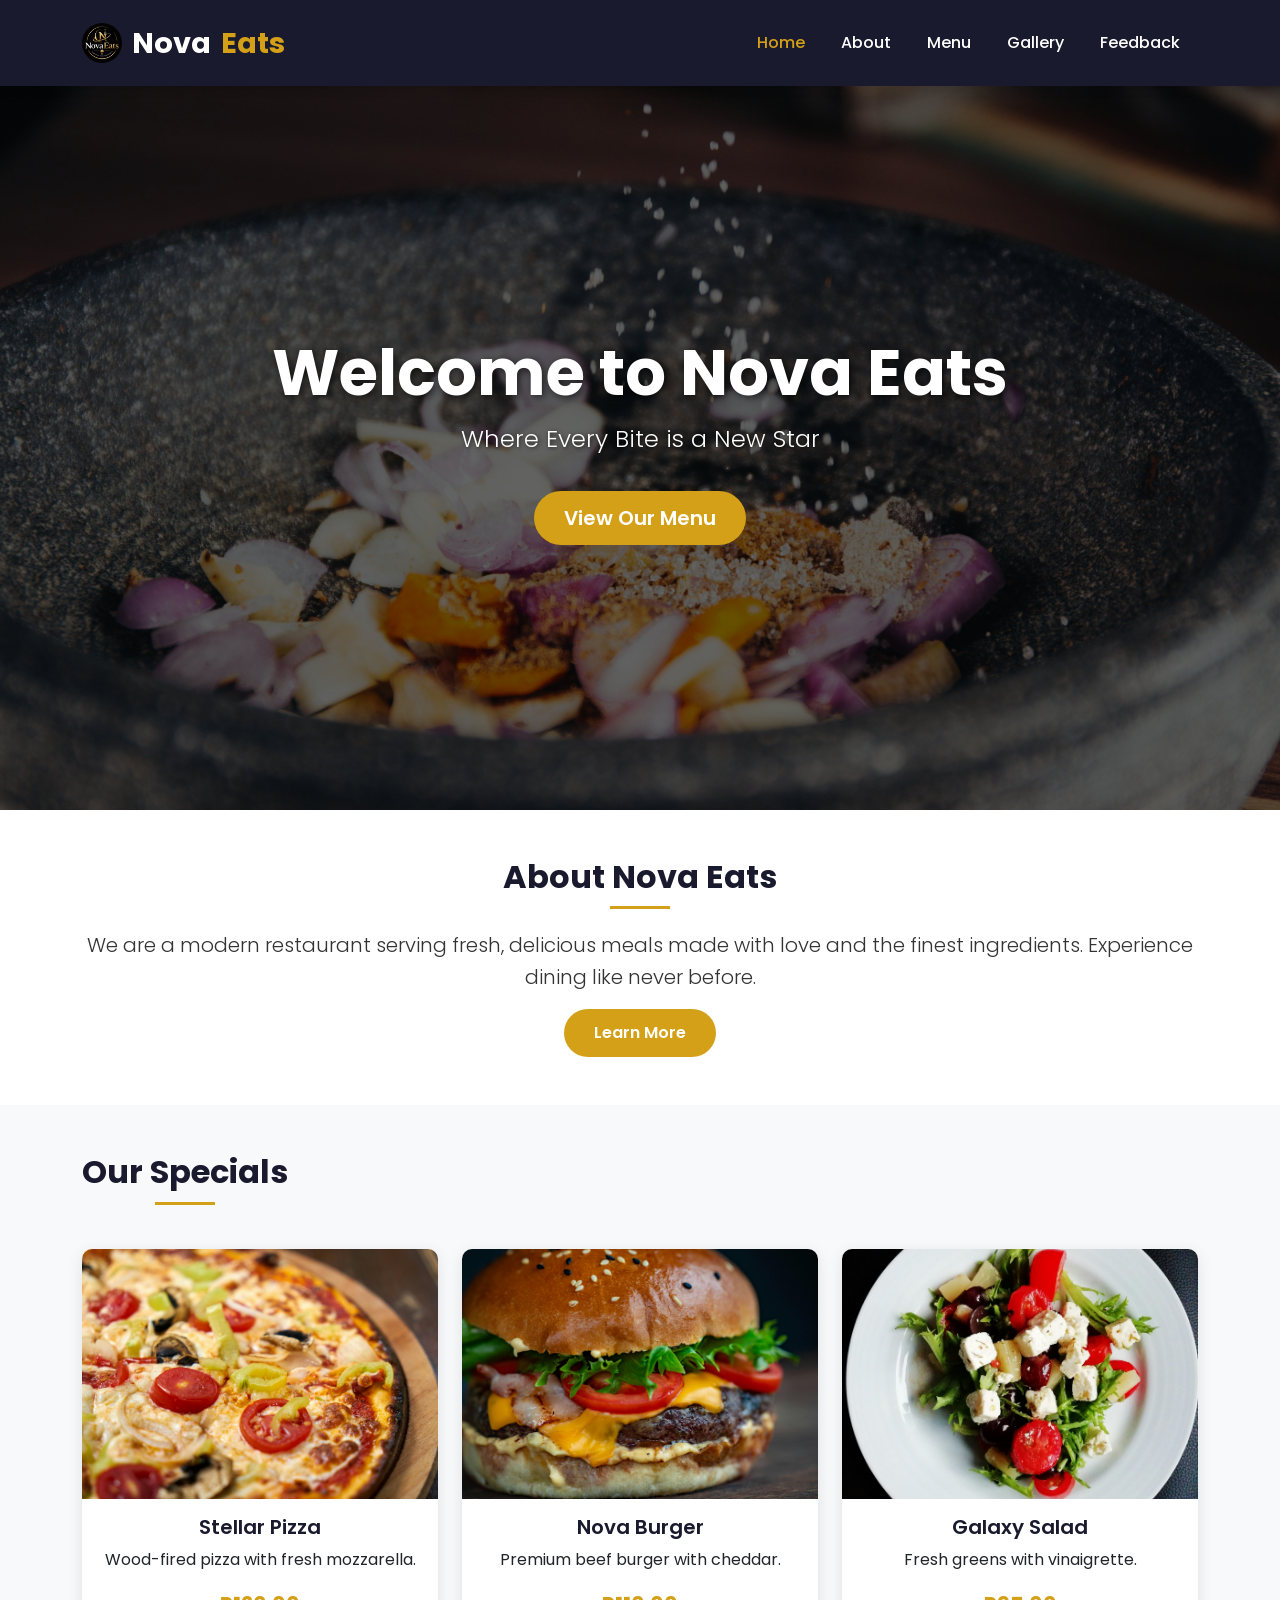
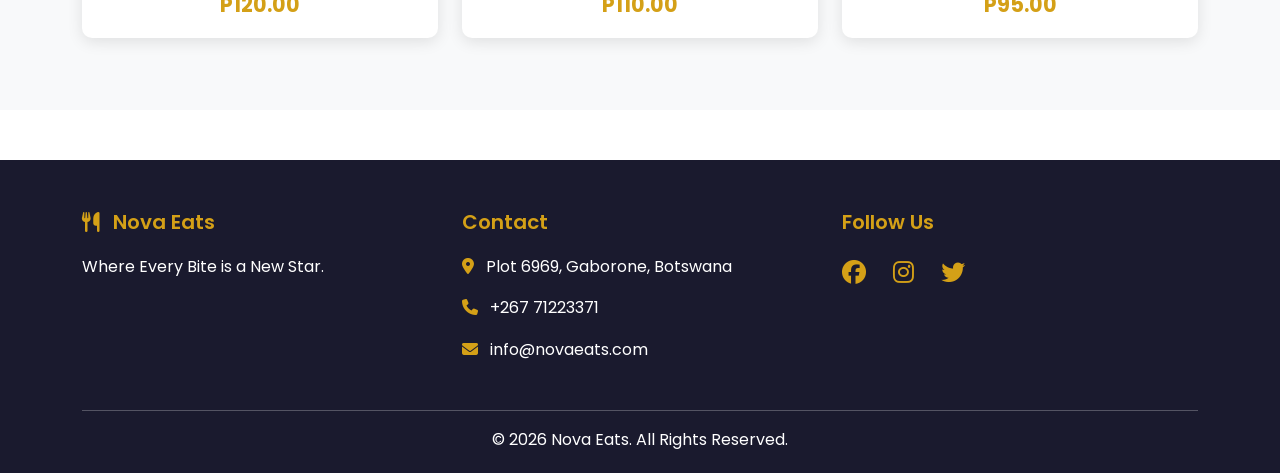
<file: index.html>
<!DOCTYPE html>
<html lang="en">
<head>
    <meta charset="UTF-8">
    <meta name="viewport" content="width=device-width, initial-scale=1.0">
    <meta name="description" content="Nova Eats - Where Every Bite is a New Star. Modern restaurant in Gaborone.">
    <title>Nova Eats | Home</title>

    <!-- Bootstrap 5 -->
    <link href="https://cdn.jsdelivr.net/npm/bootstrap@5.3.2/dist/css/bootstrap.min.css" rel="stylesheet">
    <!-- Google Fonts -->
    <link href="https://fonts.googleapis.com/css2?family=Poppins:wght@300;400;600;700&display=swap" rel="stylesheet">
    <!-- Font Awesome -->
    <link rel="stylesheet" href="https://cdnjs.cloudflare.com/ajax/libs/font-awesome/6.4.0/css/all.min.css">
    <!-- Custom CSS -->
    <link rel="stylesheet" href="css/style.css">
</head>
<body>

<!-- Navigation -->
<nav class="navbar navbar-expand-lg navbar-dark fixed-top custom-nav">
    <div class="container">
        <a class="navbar-brand" href="index.html">
            <img src="images/logo.png" alt="Nova Eats Logo" width="40" height="40">
            Nova<span>Eats</span>
        </a>
        <button class="navbar-toggler" type="button" data-bs-toggle="collapse" data-bs-target="#navMenu">
            <span class="navbar-toggler-icon"></span>
        </button>
        <div class="collapse navbar-collapse" id="navMenu">
            <ul class="navbar-nav ms-auto">
                <li class="nav-item"><a class="nav-link active" href="index.html">Home</a></li>
                <li class="nav-item"><a class="nav-link" href="about.html">About</a></li>
                <li class="nav-item"><a class="nav-link" href="menu.html">Menu</a></li>
                <li class="nav-item"><a class="nav-link" href="gallery.html">Gallery</a></li>
                <li class="nav-item"><a class="nav-link" href="feedback.html">Feedback</a></li>
            </ul>
        </div>
    </div>
</nav>

<!-- Hero Section -->
<header class="hero">
    <div class="hero-overlay">
        <div class="container text-center text-white">
            <h1 class="display-3 fw-bold">Welcome to Nova Eats</h1>
            <p class="lead fs-4">Where Every Bite is a New Star</p>
            <a href="menu.html" class="btn btn-custom btn-lg mt-3">View Our Menu</a>
        </div>
    </div>
</header>

<!-- Welcome Section -->
<section class="py-5">
    <div class="container text-center">
        <h2 class="section-title">About Nova Eats</h2>
        <p class="lead">We are a modern restaurant serving fresh, delicious meals made with love and the finest ingredients. Experience dining like never before.</p>
        <a href="about.html" class="btn btn-custom">Learn More</a>
    </div>
</section>

<!-- Specials Section -->
<section class="py-5 bg-light">
    <div class="container">
        <h2 class="text-center section-title">Our Specials</h2>
        <div class="row mt-4">
            <div class="col-md-4 mb-4">
                <div class="card special-card">
                    <img src="images/pizza.jpg" class="card-img-top" alt="Pizza" width="400" height="250">
                    <div class="card-body text-center">
                        <h5 class="card-title">Stellar Pizza</h5>
                        <p class="card-text">Wood-fired pizza with fresh mozzarella.</p>
                        <span class="price">P120.00</span>
                    </div>
                </div>
            </div>
            <div class="col-md-4 mb-4">
                <div class="card special-card">
                    <img src="images/burger.jpg" class="card-img-top" alt="Burger" width="400" height="250">
                    <div class="card-body text-center">
                        <h5 class="card-title">Nova Burger</h5>
                        <p class="card-text">Premium beef burger with cheddar.</p>
                        <span class="price">P110.00</span>
                    </div>
                </div>
            </div>
            <div class="col-md-4 mb-4">
                <div class="card special-card">
                    <img src="images/salad.jpg" class="card-img-top" alt="Salad" width="400" height="250">
                    <div class="card-body text-center">
                        <h5 class="card-title">Galaxy Salad</h5>
                        <p class="card-text">Fresh greens with vinaigrette.</p>
                        <span class="price">P95.00</span>
                    </div>
                </div>
            </div>
        </div>
    </div>
</section>

<!-- Footer -->
<footer class="footer">
    <div class="container">
        <div class="row">
            <div class="col-md-4 mb-3">
                <h5><i class="fas fa-utensils"></i> Nova Eats</h5>
                <p>Where Every Bite is a New Star.</p>
            </div>
            <div class="col-md-4 mb-3">
                <h5>Contact</h5>
                <p><i class="fas fa-map-marker-alt"></i> Plot 6969, Gaborone, Botswana</p>
                <p><i class="fas fa-phone"></i> +267 71223371</p>
                <p><i class="fas fa-envelope"></i> info@novaeats.com</p>
            </div>
            <div class="col-md-4 mb-3">
                <h5>Follow Us</h5>
                <a href="#" class="social-icon"><i class="fab fa-facebook"></i></a>
                <a href="#" class="social-icon"><i class="fab fa-instagram"></i></a>
                <a href="#" class="social-icon"><i class="fab fa-twitter"></i></a>
            </div>
        </div>
        <hr class="bg-light">
        <p class="text-center mb-0">&copy; 2026 Nova Eats. All Rights Reserved.</p>
    </div>
</footer>

<!-- Bootstrap JS -->
<script src="https://cdn.jsdelivr.net/npm/bootstrap@5.3.2/dist/js/bootstrap.bundle.min.js"></script>
<script src="js/script.js"></script>
</body>
</html>
</file>
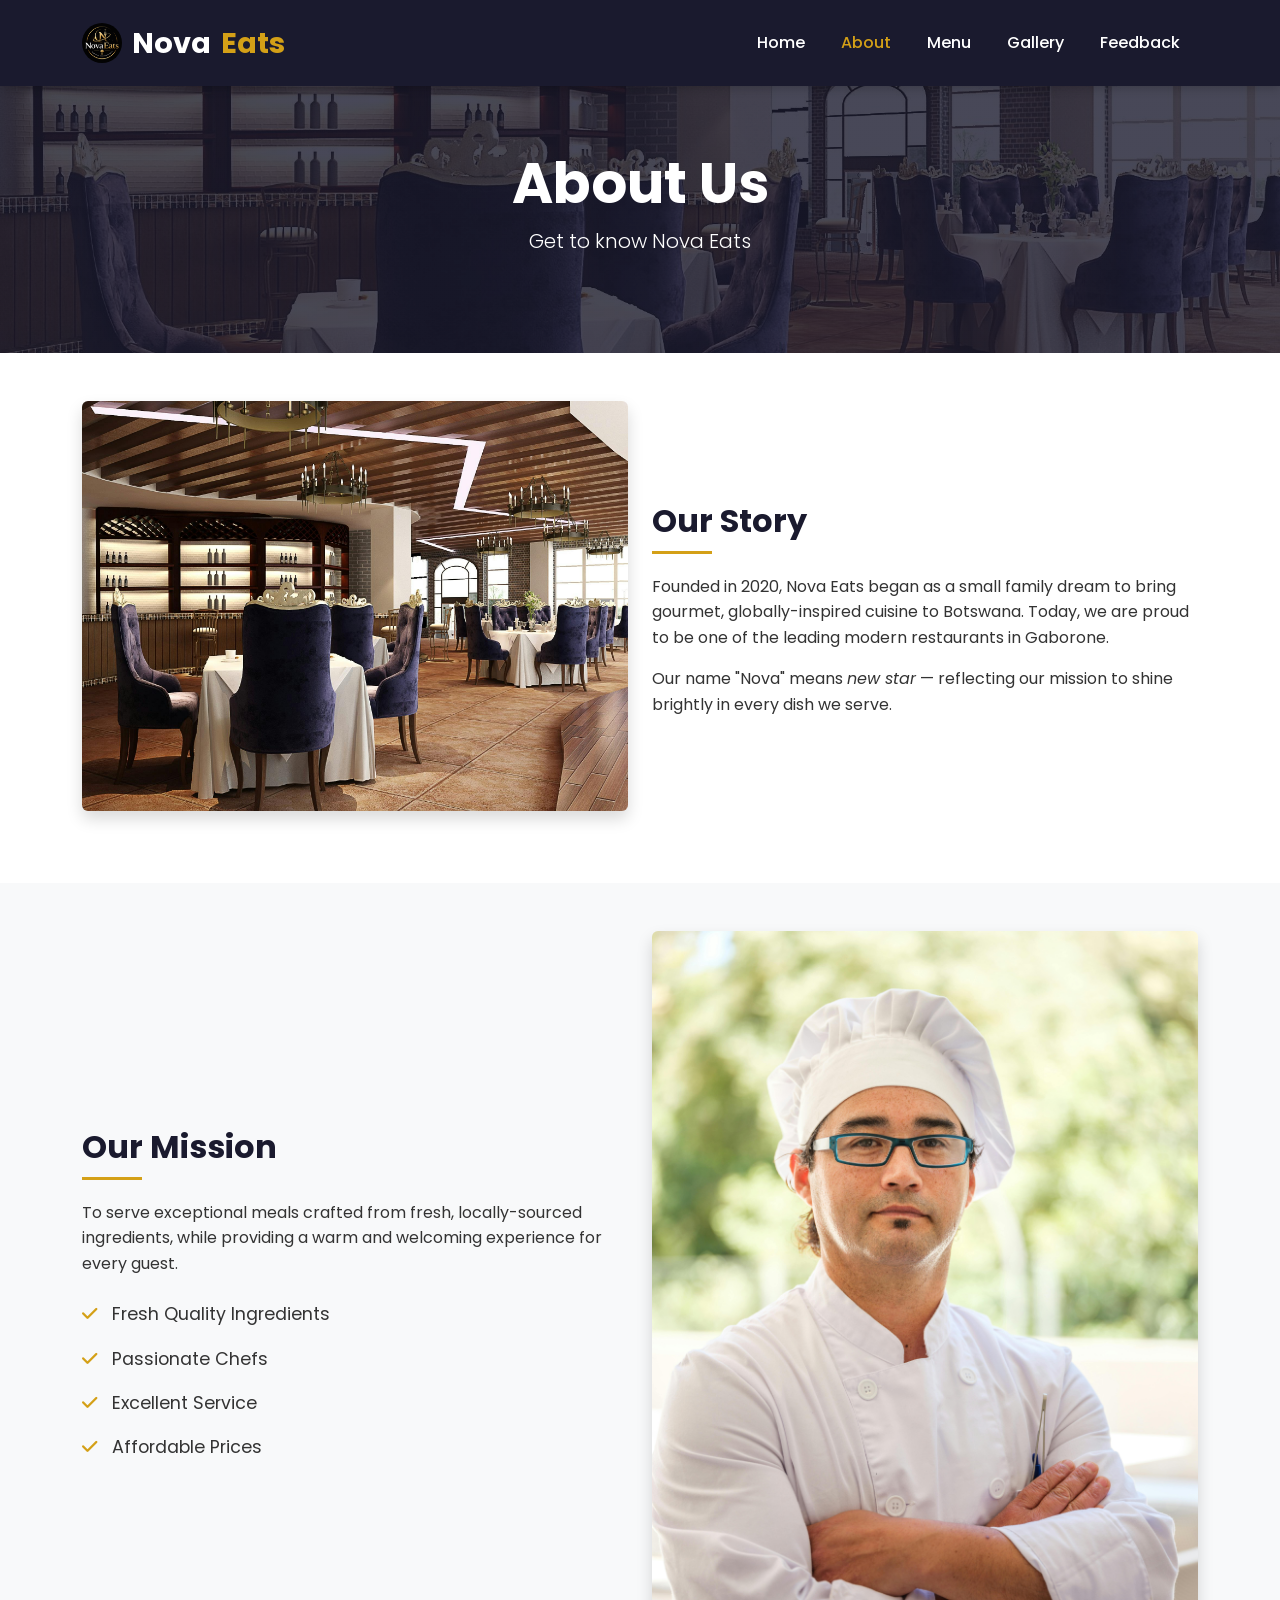
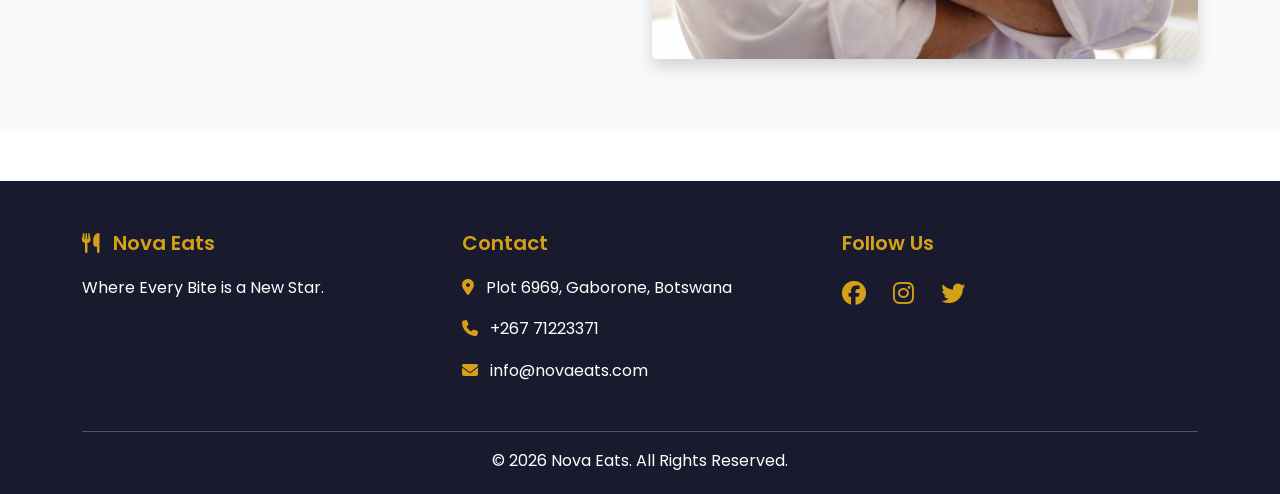
<file: about.html>
<!DOCTYPE html>
<html lang="en">
<head>
    <meta charset="UTF-8">
    <meta name="viewport" content="width=device-width, initial-scale=1.0">
    <meta name="description" content="Learn about Nova Eats - our story and what we offer.">
    <title>Nova Eats | About</title>

    <!-- Bootstrap 5 -->
    <link href="https://cdn.jsdelivr.net/npm/bootstrap@5.3.2/dist/css/bootstrap.min.css" rel="stylesheet">
    <!-- Google Fonts -->
    <link href="https://fonts.googleapis.com/css2?family=Poppins:wght@300;400;600;700&display=swap" rel="stylesheet">
    <!-- Font Awesome -->
    <link rel="stylesheet" href="https://cdnjs.cloudflare.com/ajax/libs/font-awesome/6.4.0/css/all.min.css">
    <!-- Custom CSS -->
    <link rel="stylesheet" href="css/style.css">
</head>
<body>

<!-- Navigation -->
<nav class="navbar navbar-expand-lg navbar-dark fixed-top custom-nav">
    <div class="container">
        <a class="navbar-brand" href="index.html">
            <img src="images/logo.png" alt="Nova Eats Logo" width="40" height="40">
            Nova<span>Eats</span>
        </a>
        <button class="navbar-toggler" type="button" data-bs-toggle="collapse" data-bs-target="#navMenu">
            <span class="navbar-toggler-icon"></span>
        </button>
        <div class="collapse navbar-collapse" id="navMenu">
            <ul class="navbar-nav ms-auto">
                <li class="nav-item"><a class="nav-link" href="index.html">Home</a></li>
                <li class="nav-item"><a class="nav-link active" href="about.html">About</a></li>
                <li class="nav-item"><a class="nav-link" href="menu.html">Menu</a></li>
                <li class="nav-item"><a class="nav-link" href="gallery.html">Gallery</a></li>
                <li class="nav-item"><a class="nav-link" href="feedback.html">Feedback</a></li>
            </ul>
        </div>
    </div>
</nav>

<!-- Page Banner -->
<section class="page-banner">
    <div class="container text-center text-white">
        <h1 class="display-4 fw-bold">About Us</h1>
        <p class="lead">Get to know Nova Eats</p>
    </div>
</section>

<!-- Our Story -->
<section class="py-5">
    <div class="container">
        <div class="row align-items-center">
            <div class="col-md-6 mb-4">
                <img src="images/restaurant.jpg" alt="Nova Eats Restaurant" class="img-fluid rounded shadow" width="600" height="400">
            </div>
            <div class="col-md-6">
                <h2 class="section-title text-start">Our Story</h2>
                <p>Founded in 2020, Nova Eats began as a small family dream to bring gourmet, globally-inspired cuisine to Botswana. Today, we are proud to be one of the leading modern restaurants in Gaborone.</p>
                <p>Our name "Nova" means <em>new star</em> — reflecting our mission to shine brightly in every dish we serve.</p>
            </div>
        </div>
    </div>
</section>

<!-- Our Mission -->
<section class="py-5 bg-light">
    <div class="container">
        <div class="row align-items-center">
            <div class="col-md-6 order-md-2 mb-4">
                <img src="images/chef.jpg" alt="Nova Eats Chef" class="img-fluid rounded shadow" width="600" height="400">
            </div>
            <div class="col-md-6 order-md-1">
                <h2 class="section-title text-start">Our Mission</h2>
                <p>To serve exceptional meals crafted from fresh, locally-sourced ingredients, while providing a warm and welcoming experience for every guest.</p>
                <ul class="custom-list">
                    <li><i class="fas fa-check feature-icon"></i> Fresh Quality Ingredients</li>
                    <li><i class="fas fa-check feature-icon"></i> Passionate Chefs</li>
                    <li><i class="fas fa-check feature-icon"></i> Excellent Service</li>
                    <li><i class="fas fa-check feature-icon"></i> Affordable Prices</li>
                </ul>
            </div>
        </div>
    </div>
</section>

<!-- Footer -->
<footer class="footer">
    <div class="container">
        <div class="row">
            <div class="col-md-4 mb-3">
                <h5><i class="fas fa-utensils"></i> Nova Eats</h5>
                <p>Where Every Bite is a New Star.</p>
            </div>
            <div class="col-md-4 mb-3">
                <h5>Contact</h5>
                <p><i class="fas fa-map-marker-alt"></i> Plot 6969, Gaborone, Botswana</p>
                <p><i class="fas fa-phone"></i> +267 71223371</p>
                <p><i class="fas fa-envelope"></i> info@novaeats.com</p>
            </div>
            <div class="col-md-4 mb-3">
                <h5>Follow Us</h5>
                <a href="#" class="social-icon"><i class="fab fa-facebook"></i></a>
                <a href="#" class="social-icon"><i class="fab fa-instagram"></i></a>
                <a href="#" class="social-icon"><i class="fab fa-twitter"></i></a>
            </div>
        </div>
        <hr class="bg-light">
        <p class="text-center mb-0">&copy; 2026 Nova Eats. All Rights Reserved.</p>
    </div>
</footer>

<!-- Bootstrap JS -->
<script src="https://cdn.jsdelivr.net/npm/bootstrap@5.3.2/dist/js/bootstrap.bundle.min.js"></script>
<script src="js/script.js"></script>
</body>
</html>
</file>
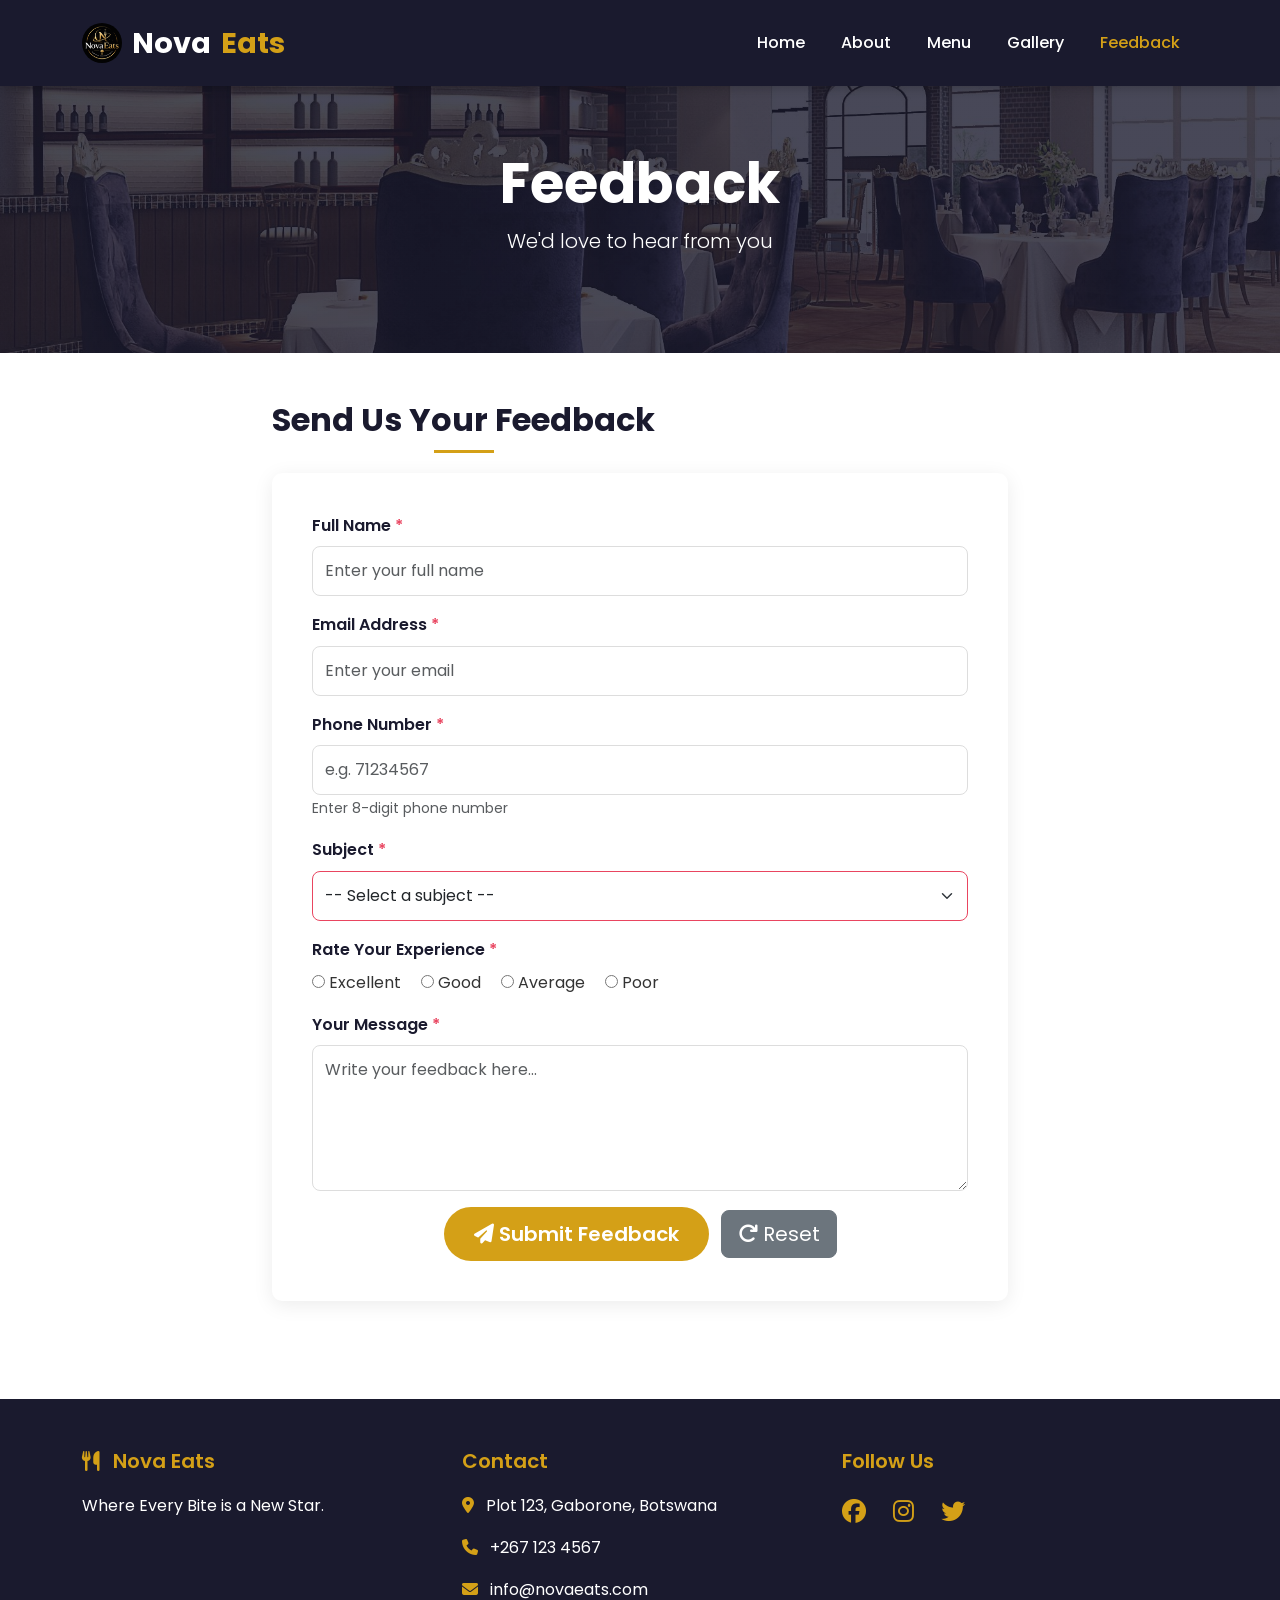
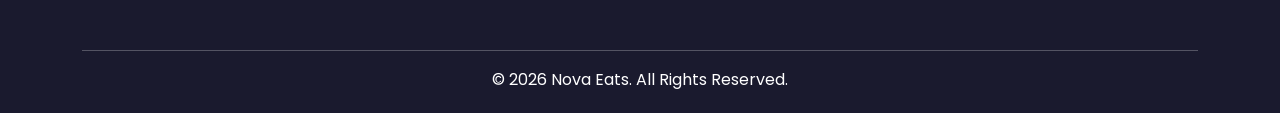
<file: feedback.html>
<!DOCTYPE html>
<html lang="en">
<head>
    <meta charset="UTF-8">
    <meta name="viewport" content="width=device-width, initial-scale=1.0">
    <meta name="description" content="Send your feedback to Nova Eats - we'd love to hear from you.">
    <title>Nova Eats | Feedback</title>

    <!-- Bootstrap 5 -->
    <link href="https://cdn.jsdelivr.net/npm/bootstrap@5.3.2/dist/css/bootstrap.min.css" rel="stylesheet">
    <!-- Google Fonts -->
    <link href="https://fonts.googleapis.com/css2?family=Poppins:wght@300;400;600;700&display=swap" rel="stylesheet">
    <!-- Font Awesome -->
    <link rel="stylesheet" href="https://cdnjs.cloudflare.com/ajax/libs/font-awesome/6.4.0/css/all.min.css">
    <!-- Custom CSS -->
    <link rel="stylesheet" href="css/style.css">
</head>
<body>

<!-- Navigation -->
<nav class="navbar navbar-expand-lg navbar-dark fixed-top custom-nav">
    <div class="container">
        <a class="navbar-brand" href="index.html">
            <img src="images/logo.png" alt="Nova Eats Logo" width="40" height="40">
            Nova<span>Eats</span>
        </a>
        <button class="navbar-toggler" type="button" data-bs-toggle="collapse" data-bs-target="#navMenu">
            <span class="navbar-toggler-icon"></span>
        </button>
        <div class="collapse navbar-collapse" id="navMenu">
            <ul class="navbar-nav ms-auto">
                <li class="nav-item"><a class="nav-link" href="index.html">Home</a></li>
                <li class="nav-item"><a class="nav-link" href="about.html">About</a></li>
                <li class="nav-item"><a class="nav-link" href="menu.html">Menu</a></li>
                <li class="nav-item"><a class="nav-link" href="gallery.html">Gallery</a></li>
                <li class="nav-item"><a class="nav-link active" href="feedback.html">Feedback</a></li>
            </ul>
        </div>
    </div>
</nav>

<!-- Page Banner -->
<section class="page-banner">
    <div class="container text-center text-white">
        <h1 class="display-4 fw-bold">Feedback</h1>
        <p class="lead">We'd love to hear from you</p>
    </div>
</section>

<!-- Feedback Form Section -->
<section class="py-5">
    <div class="container">
        <div class="row justify-content-center">
            <div class="col-md-8">
                <h2 class="text-center section-title">Send Us Your Feedback</h2>

                <!-- Success Message (hidden by default) -->
                <div id="successMessage" class="alert alert-success text-center" style="display: none;">
                    <i class="fas fa-check-circle"></i> Thank you! Your feedback has been submitted successfully.
                </div>

                <form id="feedbackForm" class="feedback-form" novalidate>
                    <!-- Full Name -->
                    <div class="mb-3">
                        <label for="fullName" class="form-label">Full Name <span class="required">*</span></label>
                        <input type="text" class="form-control" id="fullName" name="fullName" placeholder="Enter your full name" required>
                    </div>

                    <!-- Email -->
                    <div class="mb-3">
                        <label for="email" class="form-label">Email Address <span class="required">*</span></label>
                        <input type="email" class="form-control" id="email" name="email" placeholder="Enter your email" required>
                    </div>

                    <!-- Phone -->
                    <div class="mb-3">
                        <label for="phone" class="form-label">Phone Number <span class="required">*</span></label>
                        <input type="tel" class="form-control" id="phone" name="phone" placeholder="e.g. 71234567" required pattern="[0-9]{8}">
                        <small class="text-muted">Enter 8-digit phone number</small>
                    </div>

                    <!-- Subject -->
                    <div class="mb-3">
                        <label for="subject" class="form-label">Subject <span class="required">*</span></label>
                        <select class="form-select" id="subject" name="subject" required>
                            <option value="">-- Select a subject --</option>
                            <option value="compliment">Compliment</option>
                            <option value="complaint">Complaint</option>
                            <option value="suggestion">Suggestion</option>
                            <option value="reservation">Reservation Inquiry</option>
                            <option value="other">Other</option>
                        </select>
                    </div>

                    <!-- Rating -->
                    <div class="mb-3">
                        <label class="form-label">Rate Your Experience <span class="required">*</span></label>
                        <div>
                            <input type="radio" name="rating" id="rating5" value="5" required>
                            <label for="rating5">Excellent</label>

                            <input type="radio" name="rating" id="rating4" value="4" class="ms-3">
                            <label for="rating4">Good</label>

                            <input type="radio" name="rating" id="rating3" value="3" class="ms-3">
                            <label for="rating3">Average</label>

                            <input type="radio" name="rating" id="rating2" value="2" class="ms-3">
                            <label for="rating2">Poor</label>
                        </div>
                    </div>

                    <!-- Message -->
                    <div class="mb-3">
                        <label for="message" class="form-label">Your Message <span class="required">*</span></label>
                        <textarea class="form-control" id="message" name="message" rows="5" placeholder="Write your feedback here..." required></textarea>
                    </div>

                    <!-- Submit Button -->
                    <div class="text-center">
                        <button type="submit" class="btn btn-custom btn-lg">
                            <i class="fas fa-paper-plane"></i> Submit Feedback
                        </button>
                        <button type="reset" class="btn btn-secondary btn-lg ms-2">
                            <i class="fas fa-redo"></i> Reset
                        </button>
                    </div>
                </form>
            </div>
        </div>
    </div>
</section>

<!-- Footer -->
<footer class="footer">
    <div class="container">
        <div class="row">
            <div class="col-md-4 mb-3">
                <h5><i class="fas fa-utensils"></i> Nova Eats</h5>
                <p>Where Every Bite is a New Star.</p>
            </div>
            <div class="col-md-4 mb-3">
                <h5>Contact</h5>
                <p><i class="fas fa-map-marker-alt"></i> Plot 123, Gaborone, Botswana</p>
                <p><i class="fas fa-phone"></i> +267 123 4567</p>
                <p><i class="fas fa-envelope"></i> info@novaeats.com</p>
            </div>
            <div class="col-md-4 mb-3">
                <h5>Follow Us</h5>
                <a href="#" class="social-icon"><i class="fab fa-facebook"></i></a>
                <a href="#" class="social-icon"><i class="fab fa-instagram"></i></a>
                <a href="#" class="social-icon"><i class="fab fa-twitter"></i></a>
            </div>
        </div>
        <hr class="bg-light">
        <p class="text-center mb-0">&copy; 2026 Nova Eats. All Rights Reserved.</p>
    </div>
</footer>

<!-- Bootstrap JS -->
<script src="https://cdn.jsdelivr.net/npm/bootstrap@5.3.2/dist/js/bootstrap.bundle.min.js"></script>
<script src="js/script.js"></script>
</body>
</html>
</file>
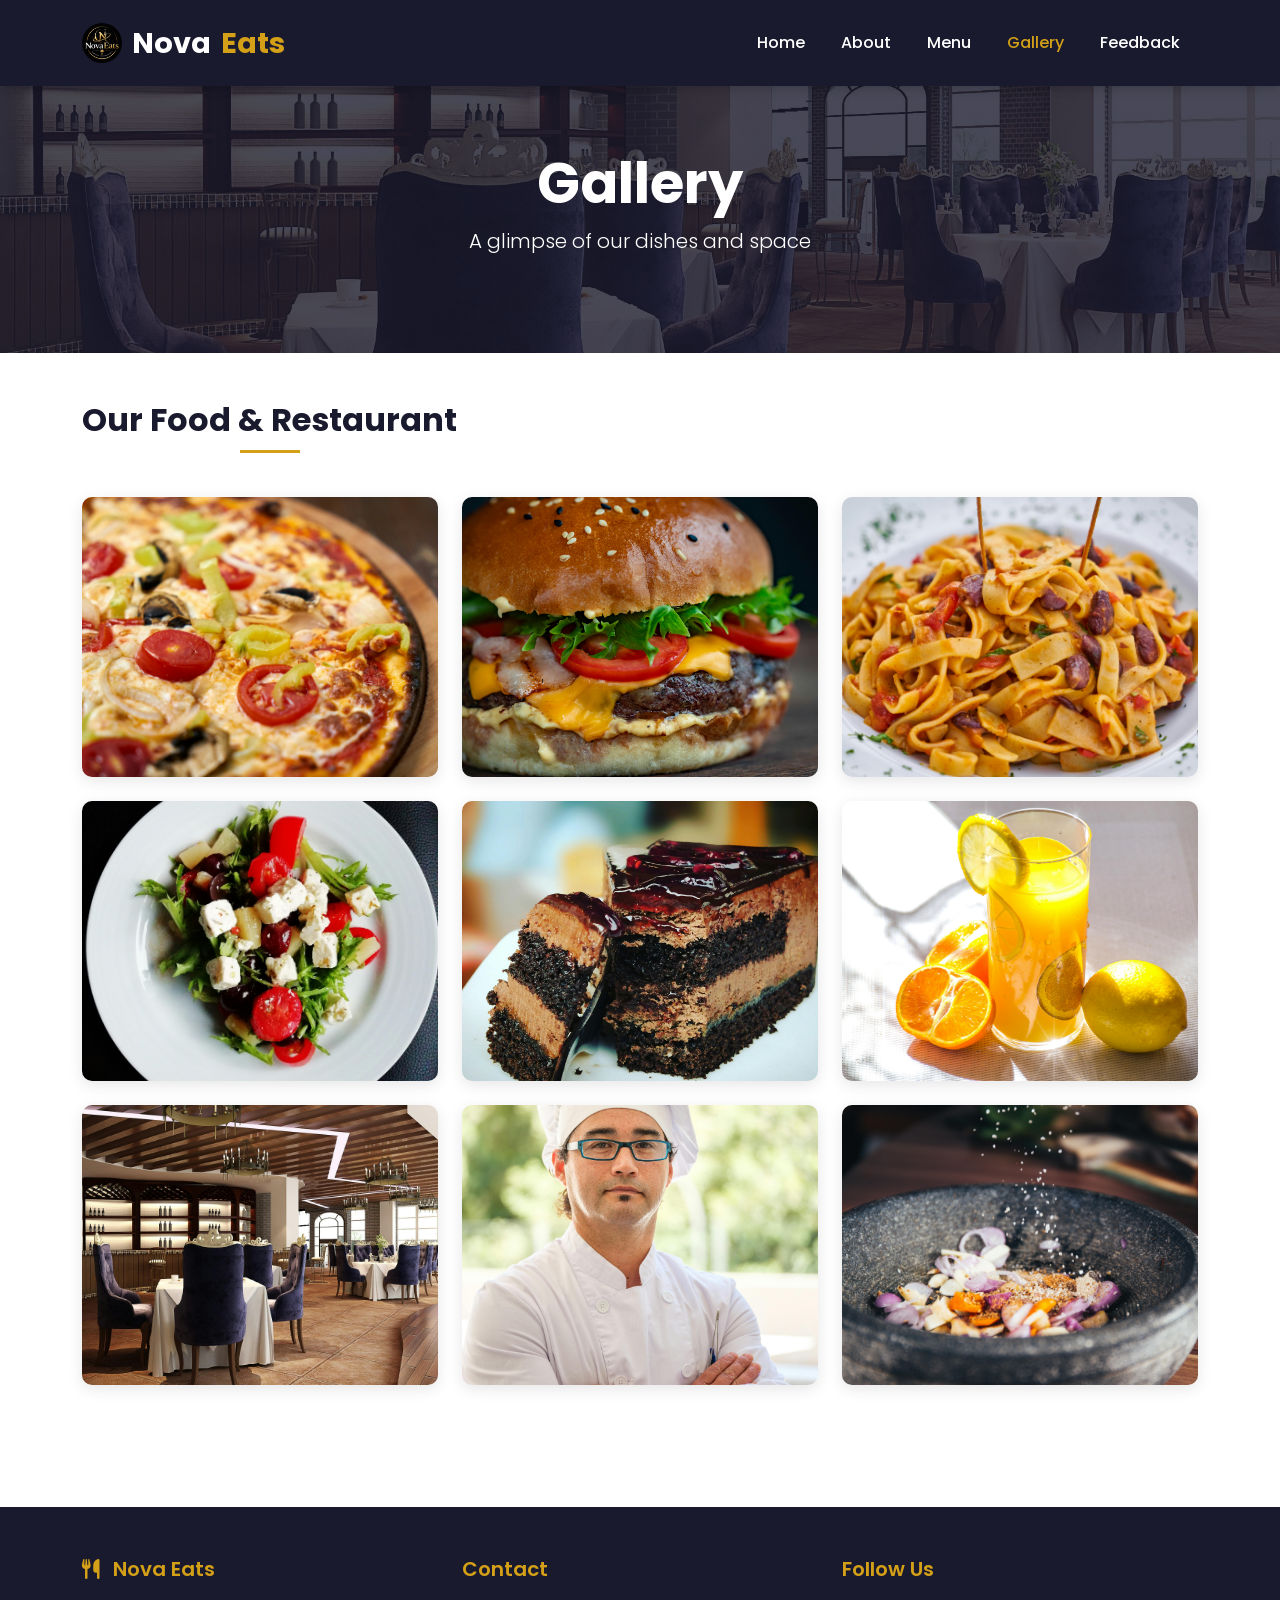
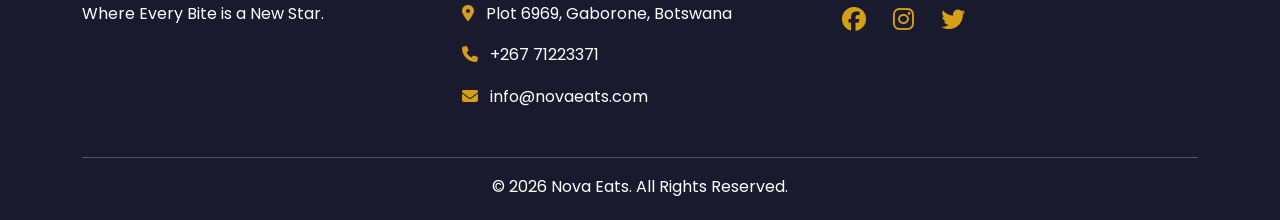
<file: gallery.html>
<!DOCTYPE html>
<html lang="en">
<head>
    <meta charset="UTF-8">
    <meta name="viewport" content="width=device-width, initial-scale=1.0">
    <meta name="description" content="View the Nova Eats gallery - photos of our dishes and restaurant.">
    <title>Nova Eats | Gallery</title>

    <!-- Bootstrap 5 -->
    <link href="https://cdn.jsdelivr.net/npm/bootstrap@5.3.2/dist/css/bootstrap.min.css" rel="stylesheet">
    <!-- Google Fonts -->
    <link href="https://fonts.googleapis.com/css2?family=Poppins:wght@300;400;600;700&display=swap" rel="stylesheet">
    <!-- Font Awesome -->
    <link rel="stylesheet" href="https://cdnjs.cloudflare.com/ajax/libs/font-awesome/6.4.0/css/all.min.css">
    <!-- Custom CSS -->
    <link rel="stylesheet" href="css/style.css">
</head>
<body>

<!-- Navigation -->
<nav class="navbar navbar-expand-lg navbar-dark fixed-top custom-nav">
    <div class="container">
        <a class="navbar-brand" href="index.html">
            <img src="images/logo.png" alt="Nova Eats Logo" width="40" height="40">
            Nova<span>Eats</span>
        </a>
        <button class="navbar-toggler" type="button" data-bs-toggle="collapse" data-bs-target="#navMenu">
            <span class="navbar-toggler-icon"></span>
        </button>
        <div class="collapse navbar-collapse" id="navMenu">
            <ul class="navbar-nav ms-auto">
                <li class="nav-item"><a class="nav-link" href="index.html">Home</a></li>
                <li class="nav-item"><a class="nav-link" href="about.html">About</a></li>
                <li class="nav-item"><a class="nav-link" href="menu.html">Menu</a></li>
                <li class="nav-item"><a class="nav-link active" href="gallery.html">Gallery</a></li>
                <li class="nav-item"><a class="nav-link" href="feedback.html">Feedback</a></li>
            </ul>
        </div>
    </div>
</nav>

<!-- Page Banner -->
<section class="page-banner">
    <div class="container text-center text-white">
        <h1 class="display-4 fw-bold">Gallery</h1>
        <p class="lead">A glimpse of our dishes and space</p>
    </div>
</section>

<!-- Gallery Section -->
<section class="py-5">
    <div class="container">
        <h2 class="text-center section-title">Our Food & Restaurant</h2>
        <div class="row mt-4">
            <div class="col-md-6 col-lg-4 mb-4">
                <div class="gallery-item">
                    <img src="images/pizza.jpg" alt="Stellar Pizza" class="img-fluid" width="400" height="300">
                </div>
            </div>
            <div class="col-md-6 col-lg-4 mb-4">
                <div class="gallery-item">
                    <img src="images/burger.jpg" alt="Nova Burger" class="img-fluid" width="400" height="300">
                </div>
            </div>
            <div class="col-md-6 col-lg-4 mb-4">
                <div class="gallery-item">
                    <img src="images/pasta.jpg" alt="Orbit Pasta" class="img-fluid" width="400" height="300">
                </div>
            </div>
            <div class="col-md-6 col-lg-4 mb-4">
                <div class="gallery-item">
                    <img src="images/salad.jpg" alt="Galaxy Salad" class="img-fluid" width="400" height="300">
                </div>
            </div>
            <div class="col-md-6 col-lg-4 mb-4">
                <div class="gallery-item">
                    <img src="images/dessert.jpg" alt="Supernova Cake" class="img-fluid" width="400" height="300">
                </div>
            </div>
            <div class="col-md-6 col-lg-4 mb-4">
                <div class="gallery-item">
                    <img src="images/drink.jpg" alt="Solar Juice" class="img-fluid" width="400" height="300">
                </div>
            </div>
            <div class="col-md-6 col-lg-4 mb-4">
                <div class="gallery-item">
                    <img src="images/restaurant.jpg" alt="Restaurant Interior" class="img-fluid" width="400" height="300">
                </div>
            </div>
            <div class="col-md-6 col-lg-4 mb-4">
                <div class="gallery-item">
                    <img src="images/chef.jpg" alt="Our Chef" class="img-fluid" width="400" height="300">
                </div>
            </div>
            <div class="col-md-6 col-lg-4 mb-4">
                <div class="gallery-item">
                    <img src="images/hero.jpg" alt="Nova Eats Highlight" class="img-fluid" width="400" height="300">
                </div>
            </div>
        </div>
    </div>
</section>

<!-- Footer -->
<footer class="footer">
    <div class="container">
        <div class="row">
            <div class="col-md-4 mb-3">
                <h5><i class="fas fa-utensils"></i> Nova Eats</h5>
                <p>Where Every Bite is a New Star.</p>
            </div>
            <div class="col-md-4 mb-3">
                <h5>Contact</h5>
                <p><i class="fas fa-map-marker-alt"></i> Plot 6969, Gaborone, Botswana</p>
                <p><i class="fas fa-phone"></i> +267 71223371</p>
                <p><i class="fas fa-envelope"></i> info@novaeats.com</p>
            </div>
            <div class="col-md-4 mb-3">
                <h5>Follow Us</h5>
                <a href="#" class="social-icon"><i class="fab fa-facebook"></i></a>
                <a href="#" class="social-icon"><i class="fab fa-instagram"></i></a>
                <a href="#" class="social-icon"><i class="fab fa-twitter"></i></a>
            </div>
        </div>
        <hr class="bg-light">
        <p class="text-center mb-0">&copy; 2026 Nova Eats. All Rights Reserved.</p>
    </div>
</footer>

<!-- Bootstrap JS -->
<script src="https://cdn.jsdelivr.net/npm/bootstrap@5.3.2/dist/js/bootstrap.bundle.min.js"></script>
<script src="js/script.js"></script>
</body>
</html>
</file>
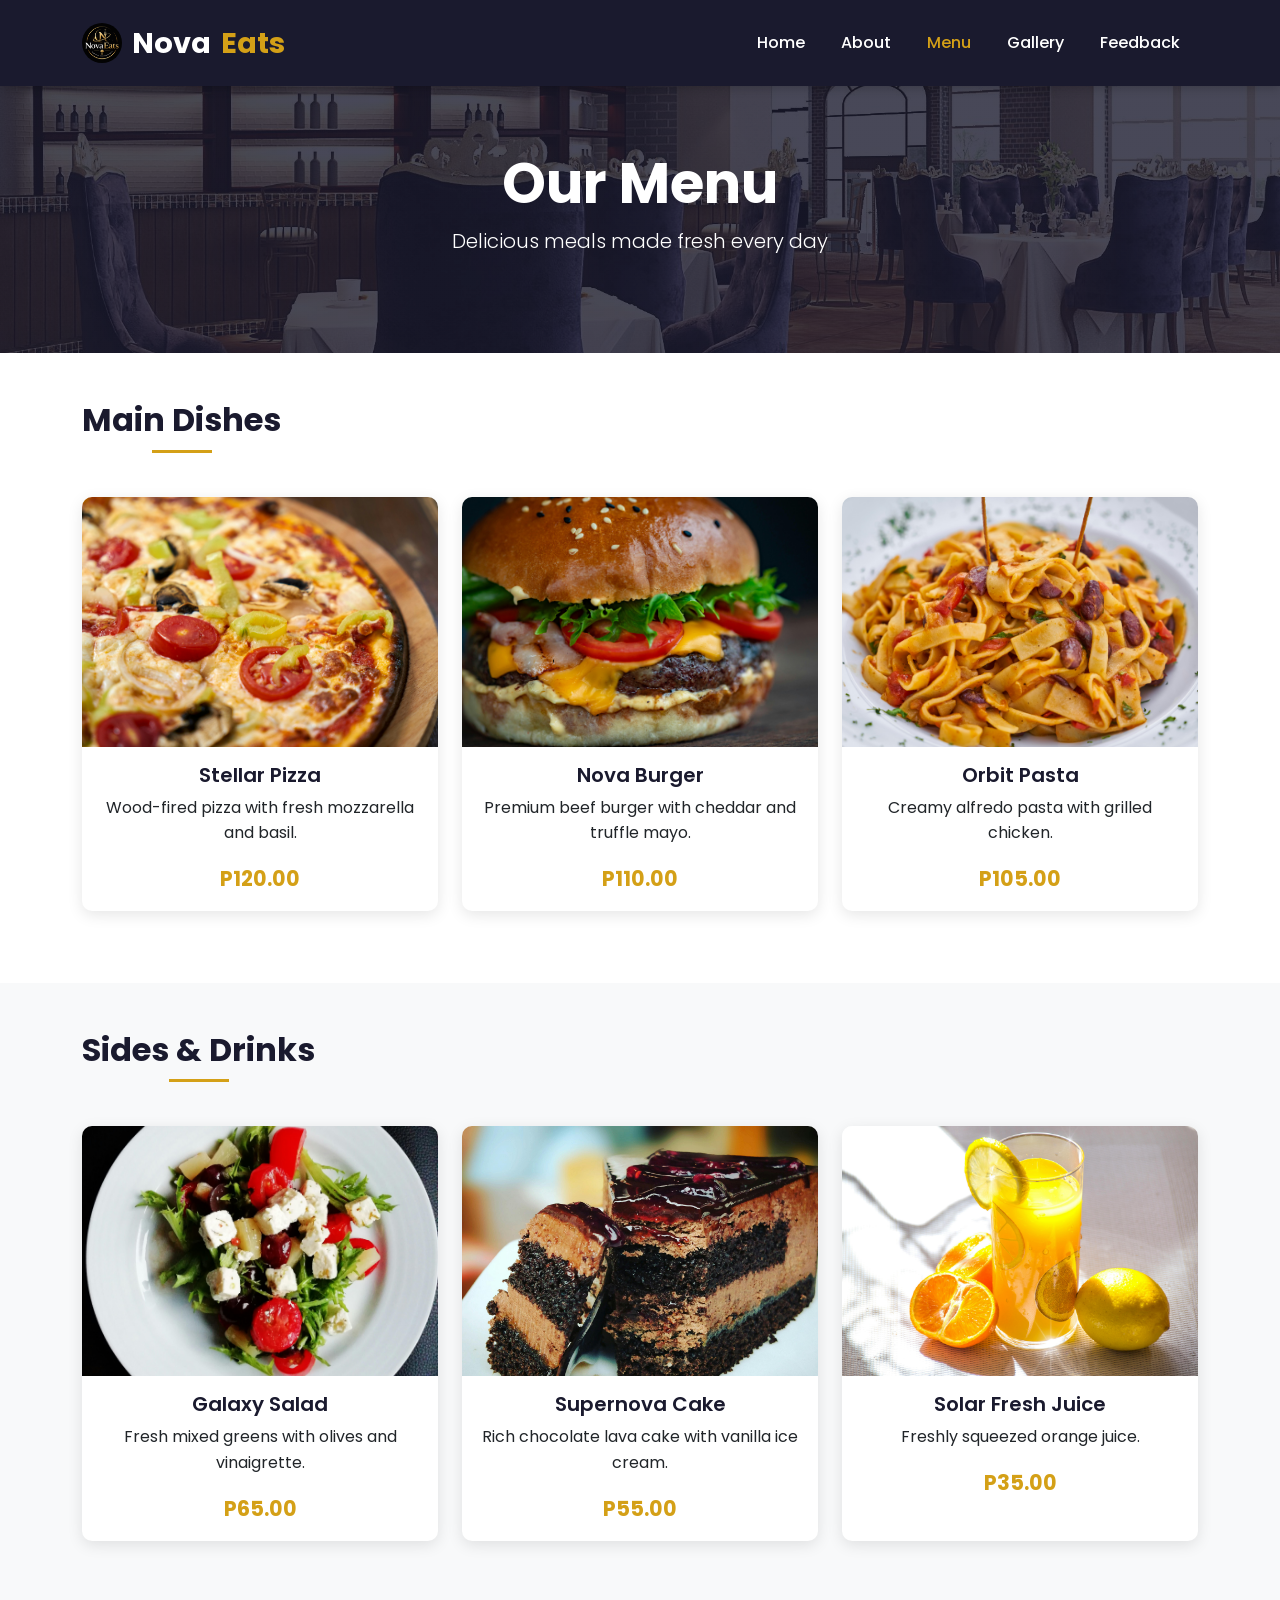
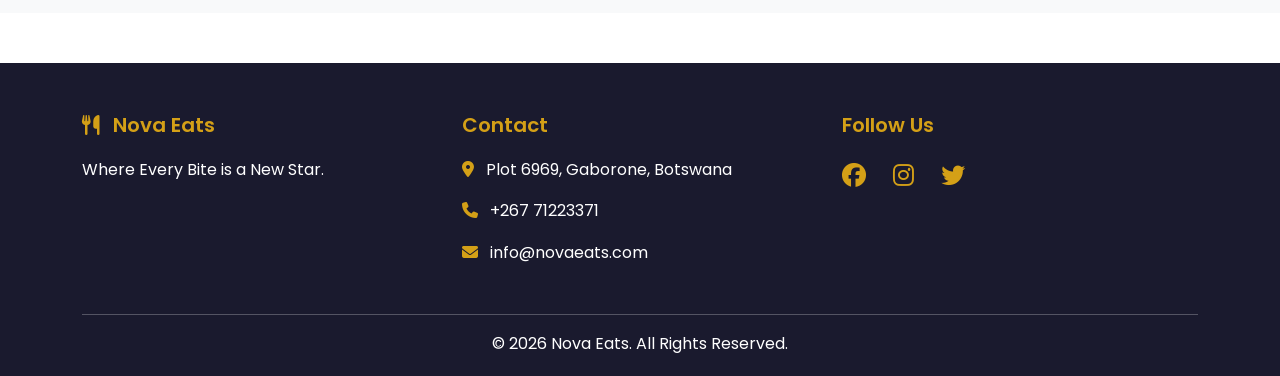
<file: menu.html>
<!DOCTYPE html>
<html lang="en">
<head>
    <meta charset="UTF-8">
    <meta name="viewport" content="width=device-width, initial-scale=1.0">
    <meta name="description" content="Explore the Nova Eats menu - delicious meals for every taste.">
    <title>Nova Eats | Menu</title>

    <!-- Bootstrap 5 -->
    <link href="https://cdn.jsdelivr.net/npm/bootstrap@5.3.2/dist/css/bootstrap.min.css" rel="stylesheet">
    <!-- Google Fonts -->
    <link href="https://fonts.googleapis.com/css2?family=Poppins:wght@300;400;600;700&display=swap" rel="stylesheet">
    <!-- Font Awesome -->
    <link rel="stylesheet" href="https://cdnjs.cloudflare.com/ajax/libs/font-awesome/6.4.0/css/all.min.css">
    <!-- Custom CSS -->
    <link rel="stylesheet" href="css/style.css">
</head>
<body>

<!-- Navigation -->
<nav class="navbar navbar-expand-lg navbar-dark fixed-top custom-nav">
    <div class="container">
        <a class="navbar-brand" href="index.html">
            <img src="images/logo.png" alt="Nova Eats Logo" width="40" height="40">
            Nova<span>Eats</span>
        </a>
        <button class="navbar-toggler" type="button" data-bs-toggle="collapse" data-bs-target="#navMenu">
            <span class="navbar-toggler-icon"></span>
        </button>
        <div class="collapse navbar-collapse" id="navMenu">
            <ul class="navbar-nav ms-auto">
                <li class="nav-item"><a class="nav-link" href="index.html">Home</a></li>
                <li class="nav-item"><a class="nav-link" href="about.html">About</a></li>
                <li class="nav-item"><a class="nav-link active" href="menu.html">Menu</a></li>
                <li class="nav-item"><a class="nav-link" href="gallery.html">Gallery</a></li>
                <li class="nav-item"><a class="nav-link" href="feedback.html">Feedback</a></li>
            </ul>
        </div>
    </div>
</nav>

<!-- Page Banner -->
<section class="page-banner">
    <div class="container text-center text-white">
        <h1 class="display-4 fw-bold">Our Menu</h1>
        <p class="lead">Delicious meals made fresh every day</p>
    </div>
</section>

<!-- Menu Items -->
<section class="py-5">
    <div class="container">
        <h2 class="text-center section-title">Main Dishes</h2>
        <div class="row mt-4">
            <div class="col-md-6 col-lg-4 mb-4">
                <div class="card special-card">
                    <img src="images/pizza.jpg" class="card-img-top" alt="Stellar Pizza" width="400" height="250">
                    <div class="card-body text-center">
                        <h5 class="card-title">Stellar Pizza</h5>
                        <p class="card-text">Wood-fired pizza with fresh mozzarella and basil.</p>
                        <span class="price">P120.00</span>
                    </div>
                </div>
            </div>
            <div class="col-md-6 col-lg-4 mb-4">
                <div class="card special-card">
                    <img src="images/burger.jpg" class="card-img-top" alt="Nova Burger" width="400" height="250">
                    <div class="card-body text-center">
                        <h5 class="card-title">Nova Burger</h5>
                        <p class="card-text">Premium beef burger with cheddar and truffle mayo.</p>
                        <span class="price">P110.00</span>
                    </div>
                </div>
            </div>
            <div class="col-md-6 col-lg-4 mb-4">
                <div class="card special-card">
                    <img src="images/pasta.jpg" class="card-img-top" alt="Orbit Pasta" width="400" height="250">
                    <div class="card-body text-center">
                        <h5 class="card-title">Orbit Pasta</h5>
                        <p class="card-text">Creamy alfredo pasta with grilled chicken.</p>
                        <span class="price">P105.00</span>
                    </div>
                </div>
            </div>
        </div>
    </div>
</section>

<!-- Sides & Drinks -->
<section class="py-5 bg-light">
    <div class="container">
        <h2 class="text-center section-title">Sides & Drinks</h2>
        <div class="row mt-4">
            <div class="col-md-6 col-lg-4 mb-4">
                <div class="card special-card">
                    <img src="images/salad.jpg" class="card-img-top" alt="Galaxy Salad" width="400" height="250">
                    <div class="card-body text-center">
                        <h5 class="card-title">Galaxy Salad</h5>
                        <p class="card-text">Fresh mixed greens with olives and vinaigrette.</p>
                        <span class="price">P65.00</span>
                    </div>
                </div>
            </div>
            <div class="col-md-6 col-lg-4 mb-4">
                <div class="card special-card">
                    <img src="images/dessert.jpg" class="card-img-top" alt="Supernova Cake" width="400" height="250">
                    <div class="card-body text-center">
                        <h5 class="card-title">Supernova Cake</h5>
                        <p class="card-text">Rich chocolate lava cake with vanilla ice cream.</p>
                        <span class="price">P55.00</span>
                    </div>
                </div>
            </div>
            <div class="col-md-6 col-lg-4 mb-4">
                <div class="card special-card">
                    <img src="images/drink.jpg" class="card-img-top" alt="Solar Juice" width="400" height="250">
                    <div class="card-body text-center">
                        <h5 class="card-title">Solar Fresh Juice</h5>
                        <p class="card-text">Freshly squeezed orange juice.</p>
                        <span class="price">P35.00</span>
                    </div>
                </div>
            </div>
        </div>
    </div>
</section>

<!-- Footer -->
<footer class="footer">
    <div class="container">
        <div class="row">
            <div class="col-md-4 mb-3">
                <h5><i class="fas fa-utensils"></i> Nova Eats</h5>
                <p>Where Every Bite is a New Star.</p>
            </div>
            <div class="col-md-4 mb-3">
                <h5>Contact</h5>
                <p><i class="fas fa-map-marker-alt"></i> Plot 6969, Gaborone, Botswana</p>
                <p><i class="fas fa-phone"></i> +267 71223371</p>
                <p><i class="fas fa-envelope"></i> info@novaeats.com</p>
            </div>
            <div class="col-md-4 mb-3">
                <h5>Follow Us</h5>
                <a href="#" class="social-icon"><i class="fab fa-facebook"></i></a>
                <a href="#" class="social-icon"><i class="fab fa-instagram"></i></a>
                <a href="#" class="social-icon"><i class="fab fa-twitter"></i></a>
            </div>
        </div>
        <hr class="bg-light">
        <p class="text-center mb-0">&copy; 2026 Nova Eats. All Rights Reserved.</p>
    </div>
</footer>

<!-- Bootstrap JS -->
<script src="https://cdn.jsdelivr.net/npm/bootstrap@5.3.2/dist/js/bootstrap.bundle.min.js"></script>
<script src="js/script.js"></script>
</body>
</html>
</file>
<file: css/style.css>
/* ============================================
   NOVA EATS - CUSTOM STYLESHEET
   ============================================ */

/* Global Styles */
* {
    margin: 0;
    padding: 0;
    box-sizing: border-box;
}

body {
    font-family: 'Poppins', sans-serif;
    color: #333;
    line-height: 1.6;
    padding-top: 70px; /* Space for fixed navbar */
}

/* Color Variables */
:root {
    --primary: #d4a017;
    --secondary: #1a1a2e;
    --accent: #e94560;
    --light: #f5f5f5;
    --dark: #1a1a2e;
}

/* ============================================
   NAVIGATION BAR
   ============================================ */
.custom-nav {
    background-color: var(--secondary);
    padding: 15px 0;
    box-shadow: 0 2px 10px rgba(0,0,0,0.2);
}

.navbar-brand {
    font-size: 1.8rem;
    font-weight: 700;
    color: #fff !important;
    display: flex;
    align-items: center;
    gap: 10px;
}

.navbar-brand span {
    color: var(--primary);
}

.navbar-brand img {
    border-radius: 50%;
}

.navbar-nav .nav-link {
    color: #fff !important;
    font-weight: 500;
    margin: 0 10px;
    transition: color 0.3s ease;
}

.navbar-nav .nav-link:hover,
.navbar-nav .nav-link.active {
    color: var(--primary) !important;
}

/* ============================================
   HERO SECTION (HOME PAGE)
   ============================================ */
.hero {
    background: url('../images/hero.jpg') no-repeat center center/cover;
    height: 90vh;
    position: relative;
    margin-top: -70px;
}

.hero-overlay {
    background: rgba(0, 0, 0, 0.6);
    height: 100%;
    display: flex;
    align-items: center;
    justify-content: center;
    padding-top: 70px;
}

.hero h1 {
    font-weight: 700;
    text-shadow: 2px 2px 8px rgba(0,0,0,0.7);
}

.hero p {
    text-shadow: 1px 1px 4px rgba(0,0,0,0.7);
}

/* ============================================
   PAGE BANNER (OTHER PAGES)
   ============================================ */
.page-banner {
    background: linear-gradient(rgba(26,26,46,0.8), rgba(26,26,46,0.8)), url('../images/restaurant.jpg') no-repeat center center/cover;
    padding: 80px 0;
    margin-top: -70px;
    padding-top: 150px;
}

/* ============================================
   BUTTONS
   ============================================ */
.btn-custom {
    background-color: var(--primary);
    color: #fff;
    border: none;
    padding: 12px 30px;
    font-weight: 600;
    border-radius: 30px;
    transition: all 0.3s ease;
}

.btn-custom:hover {
    background-color: var(--accent);
    color: #fff;
    transform: translateY(-2px);
    box-shadow: 0 5px 15px rgba(0,0,0,0.2);
}

/* ============================================
   SECTION TITLES
   ============================================ */
.section-title {
    font-weight: 700;
    color: var(--secondary);
    margin-bottom: 20px;
    position: relative;
    display: inline-block;
}

.section-title::after {
    content: '';
    display: block;
    width: 60px;
    height: 3px;
    background-color: var(--primary);
    margin: 10px auto 0;
}

.section-title.text-start::after {
    margin-left: 0;
}

/* ============================================
   CARDS (FOR MENU & SPECIALS)
   ============================================ */
.special-card {
    border: none;
    border-radius: 10px;
    overflow: hidden;
    transition: transform 0.3s ease, box-shadow 0.3s ease;
    box-shadow: 0 4px 15px rgba(0,0,0,0.1);
    height: 100%;
}

.special-card:hover {
    transform: translateY(-5px);
    box-shadow: 0 8px 25px rgba(0,0,0,0.15);
}

.special-card img {
    height: 250px;
    object-fit: cover;
}

.special-card .card-title {
    font-weight: 600;
    color: var(--secondary);
}

.price {
    color: var(--primary);
    font-size: 1.3rem;
    font-weight: 700;
}

/* ============================================
   GALLERY
   ============================================ */
.gallery-item {
    overflow: hidden;
    border-radius: 10px;
    box-shadow: 0 4px 15px rgba(0,0,0,0.1);
    transition: transform 0.3s ease;
}

.gallery-item:hover {
    transform: scale(1.03);
}

.gallery-item img {
    width: 100%;
    height: 280px;
    object-fit: cover;
    transition: transform 0.4s ease;
}

.gallery-item:hover img {
    transform: scale(1.1);
}

/* ============================================
   ABOUT PAGE - CUSTOM LIST
   ============================================ */
.custom-list {
    list-style: none;
    padding: 0;
}

.custom-list li {
    padding: 8px 0;
    font-size: 1.1rem;
}

.feature-icon {
    color: var(--primary);
    margin-right: 10px;
}

/* ============================================
   FEEDBACK FORM
   ============================================ */
.feedback-form {
    background-color: #fff;
    padding: 40px;
    border-radius: 10px;
    box-shadow: 0 4px 20px rgba(0,0,0,0.08);
}

.form-label {
    font-weight: 600;
    color: var(--secondary);
}

.form-control,
.form-select {
    padding: 12px;
    border-radius: 8px;
    border: 1px solid #ddd;
}

.form-control:focus,
.form-select:focus {
    border-color: var(--primary);
    box-shadow: 0 0 0 0.2rem rgba(212, 160, 23, 0.25);
}

.required {
    color: var(--accent);
}

/* Invalid form styling */
.form-control:invalid:not(:placeholder-shown),
.form-select:invalid:not([value=""]) {
    border-color: var(--accent);
}

.form-control:valid:not(:placeholder-shown) {
    border-color: #28a745;
}

/* ============================================
   FOOTER
   ============================================ */
.footer {
    background-color: var(--secondary);
    color: #fff;
    padding: 50px 0 20px;
    margin-top: 50px;
}

.footer h5 {
    color: var(--primary);
    margin-bottom: 20px;
    font-weight: 600;
}

.footer i {
    margin-right: 8px;
    color: var(--primary);
}

.social-icon {
    color: #fff;
    font-size: 1.5rem;
    margin-right: 15px;
    transition: color 0.3s ease;
}

.social-icon:hover {
    color: var(--primary);
}

/* ============================================
   RESPONSIVE DESIGN
   ============================================ */
@media (max-width: 768px) {
    .hero {
        height: 70vh;
    }

    .hero h1 {
        font-size: 2.5rem;
    }

    .page-banner {
        padding: 60px 0;
        padding-top: 120px;
    }

    .feedback-form {
        padding: 25px;
    }

    .navbar-brand {
        font-size: 1.4rem;
    }

    .section-title {
        font-size: 1.8rem;
    }
}

@media (max-width: 576px) {
    .hero h1 {
        font-size: 2rem;
    }

    .btn-custom {
        padding: 10px 20px;
        font-size: 0.9rem;
    }
}
</file>
